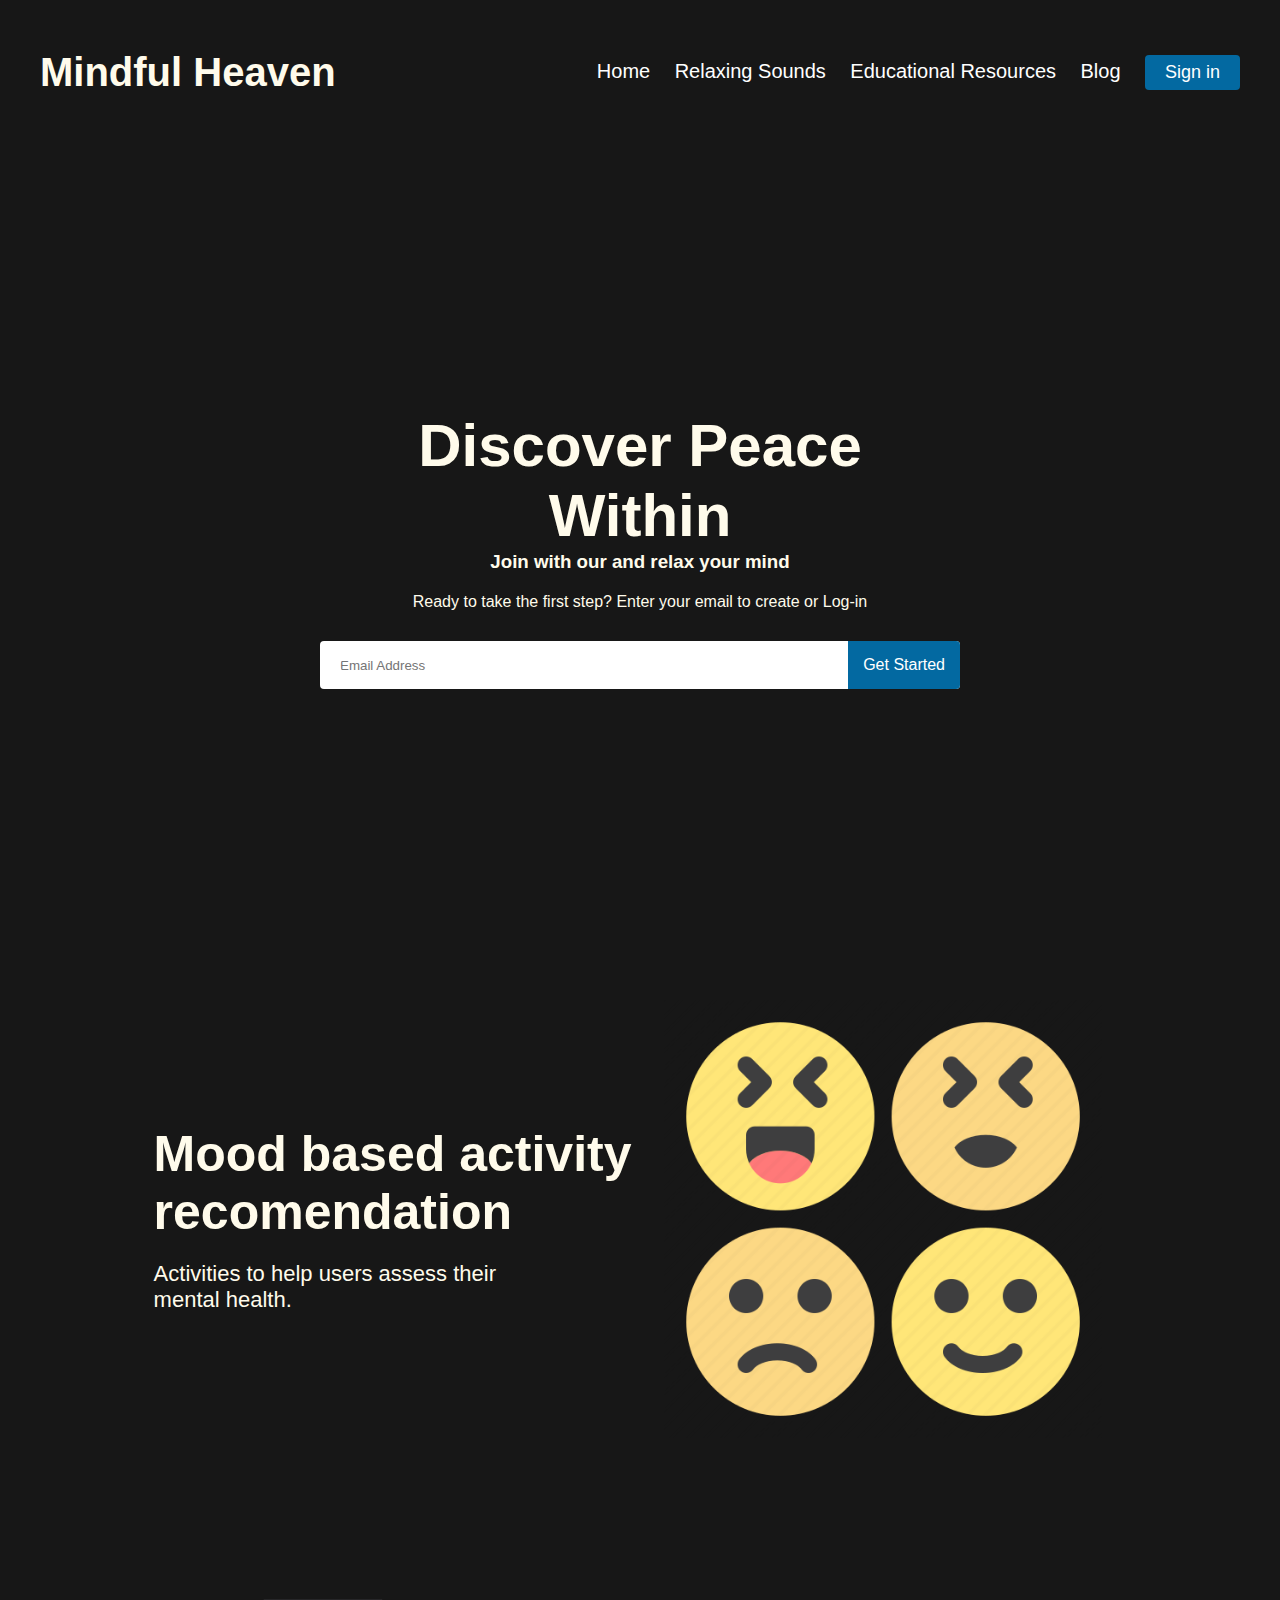
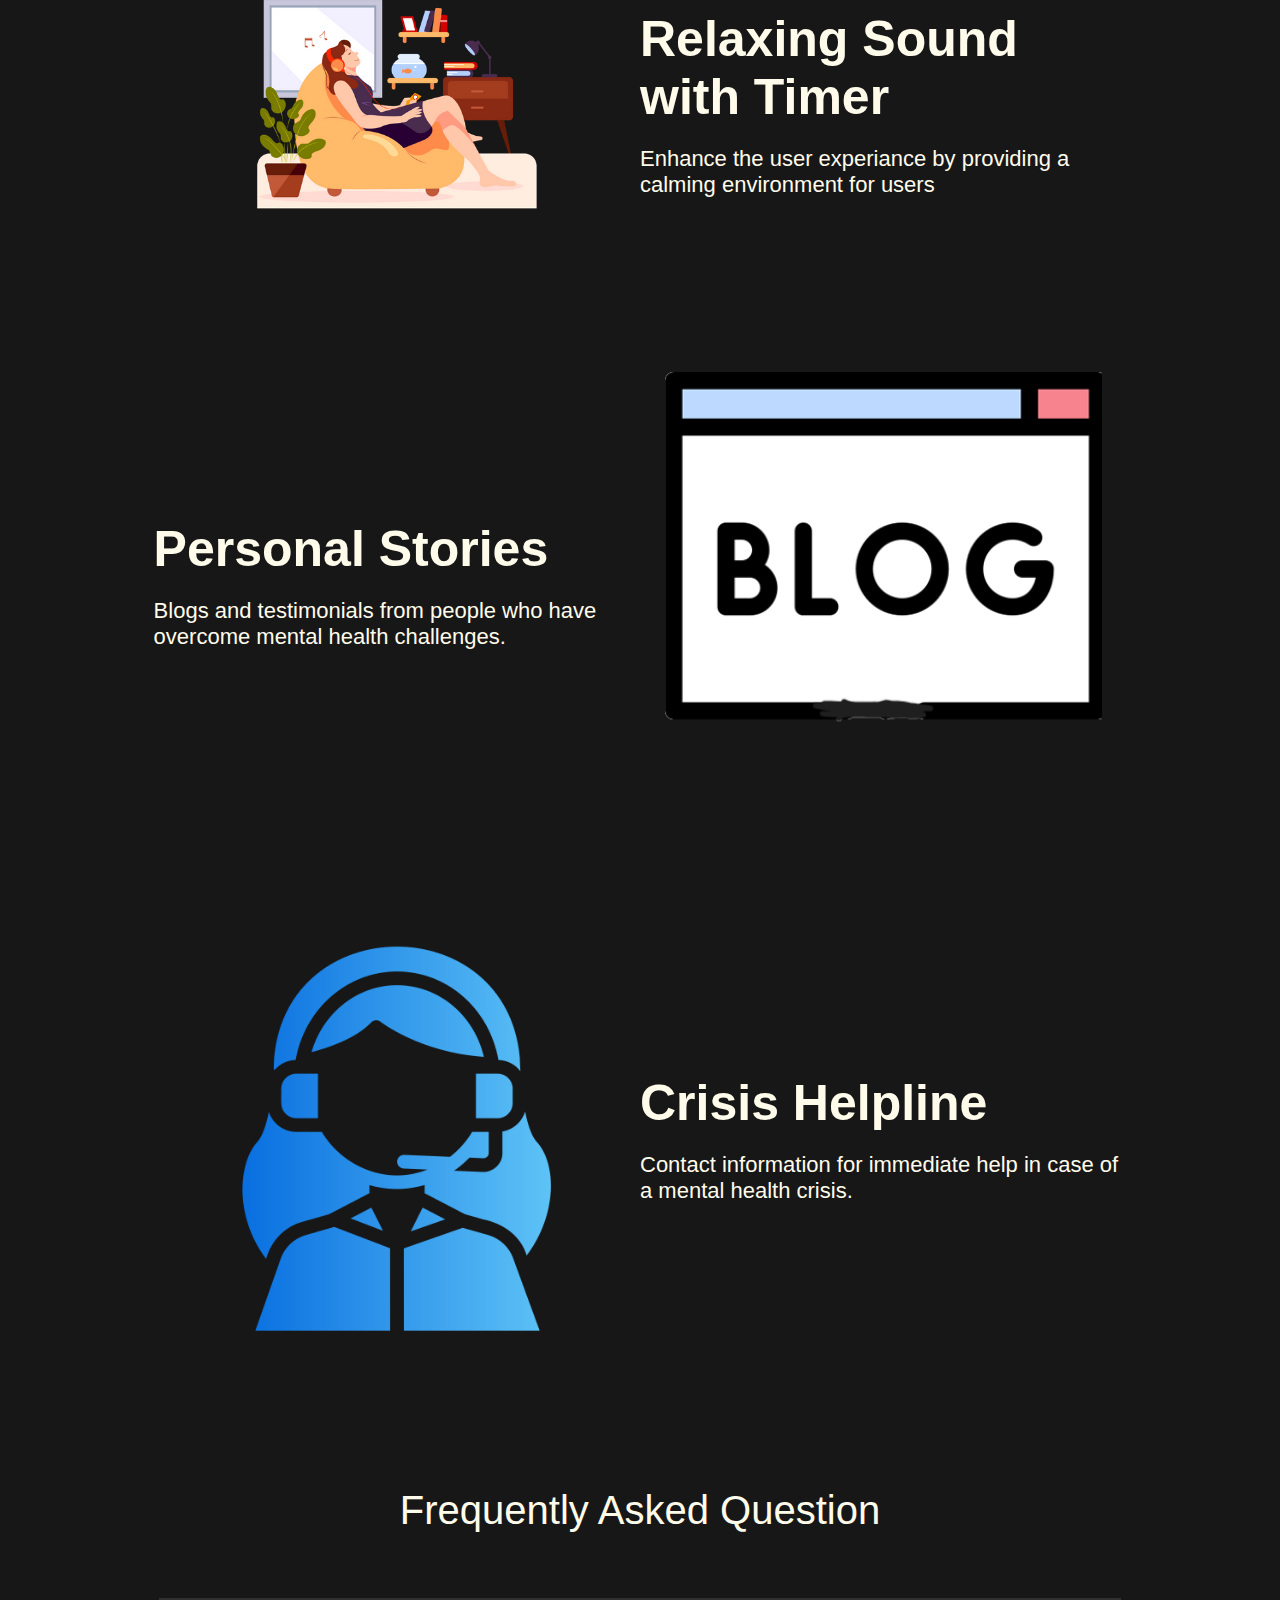
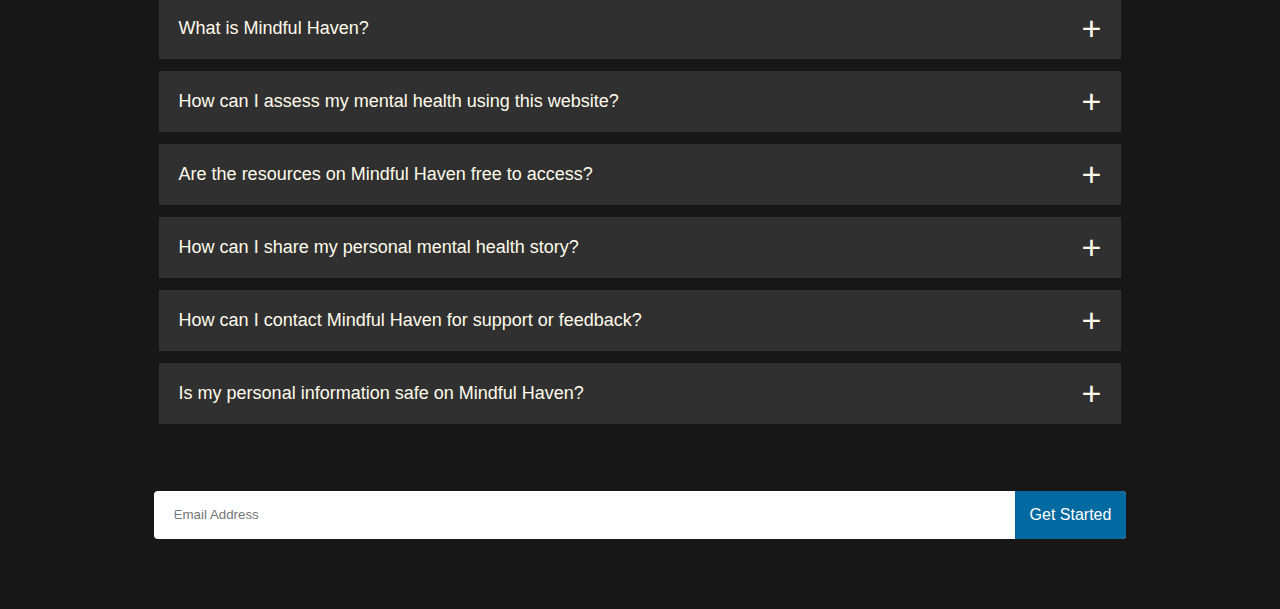
<file: Mindful Heaven/Netflix clone/index.html>
<!DOCTYPE html>
<html lang="en">
<head>
    <meta charset="UTF-8">
    <meta name="viewport" content="width=device-width, initial-scale=1.0">
    <link rel="stylesheet" href="style.css" class="">
    <link rel="stylesheet" href="blog.html">
    <link rel="stylesheet" href="Sliding-Sign-In-Sign-Up-Form-master/index.html">
    <title>Mindful Haven</title>
    <link rel="icon" type="image/x-icon" href="images/icons8-health-30.png">
    
</head>
<body>
    <div class="header">
        <nav>
            <!-- <img src="images/logo.png" alt="" style="width: 300px;"> -->
           <h5 style="color:rgb(255 251 235); font-size: 40px;">Mindful Heaven</h5>
            <div>
                <a href="index.html" class="navpro">Home</a>
                <a href="#" class="navpro">Relaxing Sounds</a>
                <a href="edu.html" class="navpro">Educational Resources</a>
                <a href="blog.html" class="navpro">Blog</a>
                <button><a href="Sliding-Sign-In-Sign-Up-Form-master/index.html">Sign in</a></button>
            </div>
        </nav>
        <div class="header-content">
            <h1>Discover Peace Within</h1>
            <h3>Join with our and relax your mind</h3>
            <p>Ready to take the first step? Enter your email to create or Log-in</p>
            <form action="" class="email-signup">
                <input type="email" placeholder="Email Address" required>
                <button type="submit">Get Started</button>
            </form>
        </div>
    </div>
    <div class="feactures">


        <div class="row">
            <div class="text-col">
                <h2>Mood based activity recomendation </h2>
                <p>Activities to help users assess their mental health.</p>
            </div>
            <div class="img-col">
                <img src="images/feature-1.png" alt="">
            </div>
        </div>



        <div class="row">
            <div class="img-col">
                <img src="images/feature-2.png" alt="">
            </div>
            <div class="text-col">
                <h2>Relaxing Sound with Timer</h2>
                <p>Enhance the user experiance by providing a calming environment for users  </p>
            </div>
            
        </div>



        <div class="row">
            <div class="text-col">
                <h2>Personal Stories</h2>
                <p>Blogs and testimonials from people who have overcome mental health challenges.</p>
            </div>
            <div class="img-col">
                <img src="images/feature-3.png" alt="">
            </div>
        </div>



        <div class="row">
            <div class="img-col">
                <img src="images/feature-4.png" alt="">
            </div>
            <div class="text-col">
                <h2>Crisis Helpline</h2>
                <p>Contact information for immediate help in case of a mental health crisis.</p>
            </div>
            
        </div>
    </div>
    <div class="faq">
        <h2>Frequently Asked Question</h2>
        <ul class="accordion">
            <li>
                <input type="radio" name="accordion" id="first">
                <label for="first" class="">What is Mindful Haven?</label>
                <div class="content">
                    <p>Mindful Haven is an online platform dedicated to providing comprehensive mental health support. We offer educational resources, self-assessment tools, crisis helplines, appointment booking with mental health professionals, notifications for reminders, and personal stories from individuals who have overcome mental health challenges.</p>
                </div>
            </li>

            <li>
                <input type="radio" name="accordion" id="second">
                <label for="second" class="">How can I assess my mental health using this website?</label>
                <div class="content">
                    <p>You can use our self-assessment tools, which include interactive quizzes and surveys designed to help you evaluate your mental health status. These tools are easy to use and provide immediate feedback.</p>
                </div>
            </li>

            <li>
                <input type="radio" name="accordion" id="third">
                <label for="third" class="">Are the resources on Mindful Haven free to access?</label>
                <div class="content">
                    <p>Yes, all the educational resources, including articles, videos, and infographics, are free to access. Our goal is to make mental health information readily available to everyone.</p>
                </div>
            </li>

            <li>
                <input type="radio" name="accordion" id="forth">
                <label for="forth" class="">How can I share my personal mental health story?</label>
                <div class="content">
                    <p>We encourage individuals to share their personal mental health stories to inspire and support others. You can submit your story through the "Personal Stories" section on our website. Our team will review and publish it.</p>
                </div>
            </li>

            <li>
                <input type="radio" name="accordion" id="fifth">
                <label for="fifth" class="">How can I contact Mindful Haven for support or feedback?</label>
                <div class="content">
                    <p>You can reach out to us through the "Contact Us" page on our website. Alternatively, you can email us at support@mindfulhaven.com. We value your feedback and are here to help with any questions or concerns.</p>
                </div>
            </li>

            <li>
                <input type="radio" name="accordion" id="sixth">
                <label for="sixth" class="">Is my personal information safe on Mindful Haven?</label>
                <div class="content">
                    <p>Yes, we prioritize your privacy and security. All personal information and data shared on Mindful Haven are protected and handled with the utmost confidentiality.</p>
                </div>
            </li>
        </ul>
        <!-- <small>Ready to watch? Enter your email to create or restart your membership.</small> -->
        <form action="" class="email-signup">
            <input type="email" placeholder="Email Address" required>
            <button type="submit">Get Started</button>
        </form>
    </div>

    <!-- <div class="footer">
        <h2>Questions? Call 123-345-567-789</h2>
        <div class="row">
            <div class="col">
                <a href="#">FAQ</a>
                <a href="#">Educational Resources</a>
                <a href="#">Privacy Policy</a>
                <a href="#">Self-Assessment Tools</a>
            </div>
            <div class="col">
                <a href="#">Help Center</a>
                <a href="#">Careers</a>
                <a href="#">Cookie Preferences</a>
                <a href="#">Legal Notices</a>
            </div>
            <div class="col">
                <a href="#">Your Account</a>
                <a href="#">How It Works</a>
                <a href="#">Our Mission</a>
                <a href="#">Success Stories</a>
            </div>
            <div class="col">
                <a href="#">Crisis Helplines</a>
                <a href="#">Terms of Use</a>
                <a href="#">Contact Us</a>
            </div>
        </div>
        <button class="language-btn">English <img src="images/down-icon.png" alt="">
    </div>
        <p class="copyright-txt">Mindful India</p>    -->
</body>
</html>
</file>
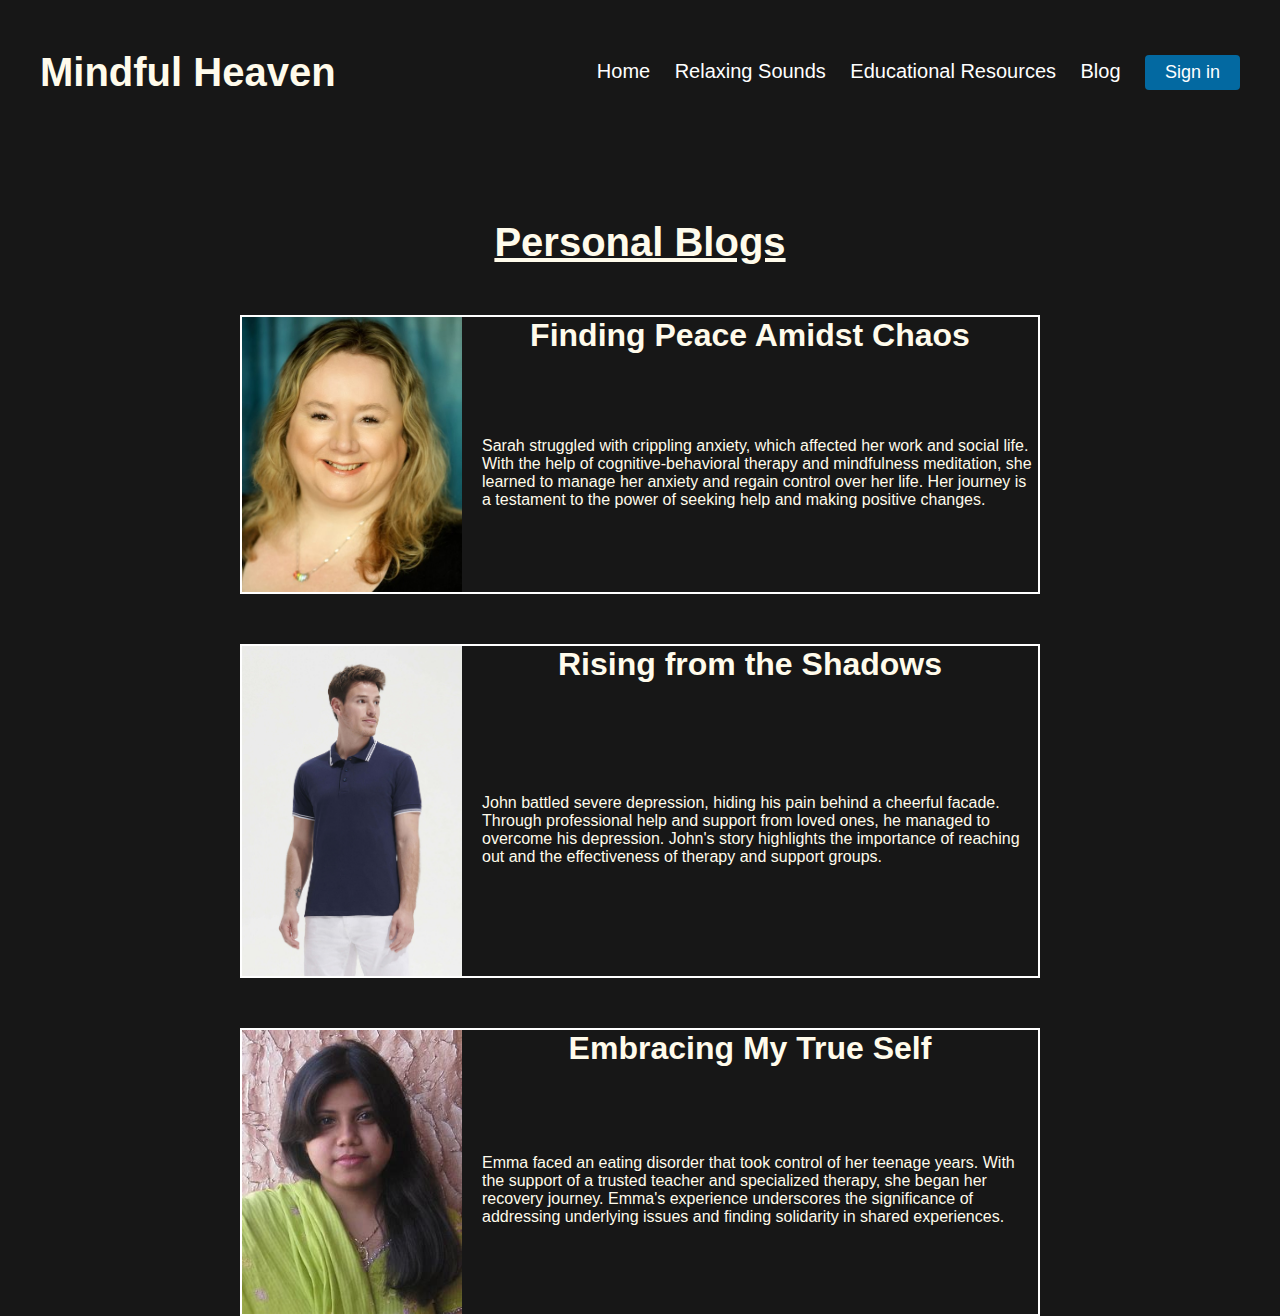
<file: Mindful Heaven/Netflix clone/blog.html>
<!DOCTYPE html>
<html lang="en">
<head>
    <meta charset="UTF-8">
    <meta name="viewport" content="width=device-width, initial-scale=1.0">
    <link rel="stylesheet" href="style.css" class="">
    <link rel="stylesheet" href="blogcss.css">
   
    <title>Mindful Haven</title>
    <link rel="icon" type="image/x-icon" href="images/icons8-health-30.png">
    
</head>
<body>
    <div class="header">
        <nav>
            <!-- <img src="images/logo.png" alt="" style="width: 300px;"> -->
           <h5 style="color:rgb(255 251 235); font-size: 40px;">Mindful Heaven</h5>
            <div>
                <a href="index.html" class="navpro">Home</a>
                <a href="#" class="navpro">Relaxing Sounds</a>
                <a href="edu.html" class="navpro">Educational Resources</a>

                <a href="blog.html" class="navpro">Blog</a>
                <button>Sign in</button>
            </div>
        </nav>
    </div>
    <h3 style="font-size: 40px; justify-content: center; display: flex; text-decoration:underline; margin-top: 20px;">Personal Blogs</h3>


    
    <div class="popup" id="popup-1">
        <div class="overlay"></div>
        <div class="content">
            <div class="close-btn">&times;</div>
            <h1>Finding Peace Amidst Chaos</h1>
             <h4></h4>
            <p> Sarah struggled with crippling anxiety that affected every aspect of her life. She found it difficult to focus at work, avoided social gatherings, and often felt overwhelmed by everyday tasks. Determined to take control of her life, Sarah sought help from a therapist who introduced her to cognitive-behavioral therapy (CBT). Through CBT, Sarah learned to identify and challenge her negative thought patterns, gradually replacing them with more positive and realistic ones. She also started practicing mindfulness meditation, which helped her stay present and calm. Over time, Sarah's anxiety lessened, and she began to enjoy life again. Today, she shares her journey to inspire others, reminding them that seeking help is a sign of strength, not weakness</p>
        </div>
    </div>


    <div class="popup" id="popup-2">
        <div class="overlay"></div>
        <div class="content">
            <div class="close-btn">&times;</div>
            <h1>Rising from the Shadows</h1>
             <h4></h4>
            <p>John had always been known as the life of the party, but behind his cheerful facade, he was battling severe depression. The weight of his feelings made it difficult for him to get out of bed in the morning, and he felt hopeless about the future. After a particularly tough week, John reached out to a close friend who encouraged him to see a psychiatrist. With professional help, John was diagnosed with major depressive disorder and started a treatment plan that included medication and therapy. He also joined a support group where he met others who understood his struggles. Through consistent treatment and the support of his loved ones, John began to see improvements. He now uses his experience to advocate for mental health awareness and encourages others to seek help when they need it.</p>
    
        </div>
    </div>


    <div class="popup" id="popup-3">
        <div class="overlay"></div>
        <div class="content">
            <div class="close-btn">&times;</div>
            <h1>Embracing My True Self</h1>
             <h4></h4>
            <p>Emma's battle with an eating disorder began in her teenage years. Struggling with body image issues and societal pressure, she developed unhealthy eating habits that soon spiraled out of control. Emma felt isolated and ashamed, believing that she was alone in her struggle. It wasn't until she confided in a trusted teacher that she began her journey to recovery. With the teacher's help, Emma connected with a specialized therapist who helped her address the underlying issues contributing to her disorder. She also participated in group therapy, where she found comfort and solidarity in sharing her story with others facing similar challenges. Through hard work and dedication, Emma gradually learned to embrace her true self and develop a healthier relationship with food. She now speaks openly about her journey, hoping to break the stigma surrounding eating disorders and offer hope to those still struggling.</p>    
        </div>
    </div>
    
    <div class="centerses">
        <div class="info" style="display: flex; justify-content: center; flex-wrap: wrap;">
            <div class="container" style="border: 2px solid white; display: flex; margin-top: 50px; width: 800px; justify-content: center;">
                <img src="images/Emma9462_.jpg" alt="" style="display: flex; width: 220px;">
                <div style="display: flex; flex-wrap: wrap; justify-content: center;">
                    <h1 onclick="togglePopup('popup-1')">Finding Peace Amidst Chaos</h1>
                    <p style="display: flex; margin-left: 20px;">Sarah struggled with crippling anxiety, which affected her work and social life. With the help of cognitive-behavioral therapy and mindfulness meditation, she learned to manage her anxiety and regain control over her life. Her journey is a testament to the power of seeking help and making positive changes.</p>
                </div>
            </div>
        </div>
    
        <div class="info" style="display: flex; justify-content: center; flex-wrap: wrap;">
            <div class="container" style="border: 2px solid white; display: flex; margin-top: 50px; width: 800px; justify-content: center;">
                <img src="images/john.jpeg" alt="" style="display: flex; width: 220px;">
                <div style="display: flex; flex-wrap: wrap; justify-content: center;">
                    <h1 onclick="togglePopup('popup-2')">Rising from the Shadows</h1>
                    <p style="display: flex; margin-left: 20px;">John battled severe depression, hiding his pain behind a cheerful facade. Through professional help and support from loved ones, he managed to overcome his depression. John's story highlights the importance of reaching out and the effectiveness of therapy and support groups.</p>
                </div>
            </div>
        </div>

        <div class="centerses">
            <div class="info" style="display: flex; justify-content: center; flex-wrap: wrap;">
                <div class="container" style="border: 2px solid white; display: flex; margin-top: 50px; width: 800px; justify-content: center;">
                    <img src="images/pic11.jpeg" alt="" style="display: flex; width: 220px;">
                    <div style="display: flex; flex-wrap: wrap; justify-content: center;">
                        <h1 onclick="togglePopup('popup-3')">Embracing My True Self</h1>
                        <p style="display: flex; margin-left: 20px;">Emma faced an eating disorder that took control of her teenage years. With the support of a trusted teacher and specialized therapy, she began her recovery journey. Emma's experience underscores the significance of addressing underlying issues and finding solidarity in shared experiences.</p>
                    </div>
                </div>
            </div>
    </div>
    
    <div id="popup-1" class="popup">
        <div class="overlay" onclick="togglePopup('popup-1')"></div>
        <div class="content">
            <div class="close-btn" onclick="togglePopup('popup-1')">&times;</div>
            <h2>Finding Peace Amidst Chaos</h2>
            <p>Details about Sarah's journey...</p>
        </div>
    </div>
    
    <div id="popup-2" class="popup">
        <div class="overlay" onclick="togglePopup('popup-2')"></div>
        <div class="content">
            <div class="close-btn" onclick="togglePopup('popup-2')">&times;</div>
            <h2>Rising from the Shadows</h2>
            <p>Details about John's journey...</p>
        </div>
    </div>
    

    <script src="script.js"></script>
</body>
</html>
</file>
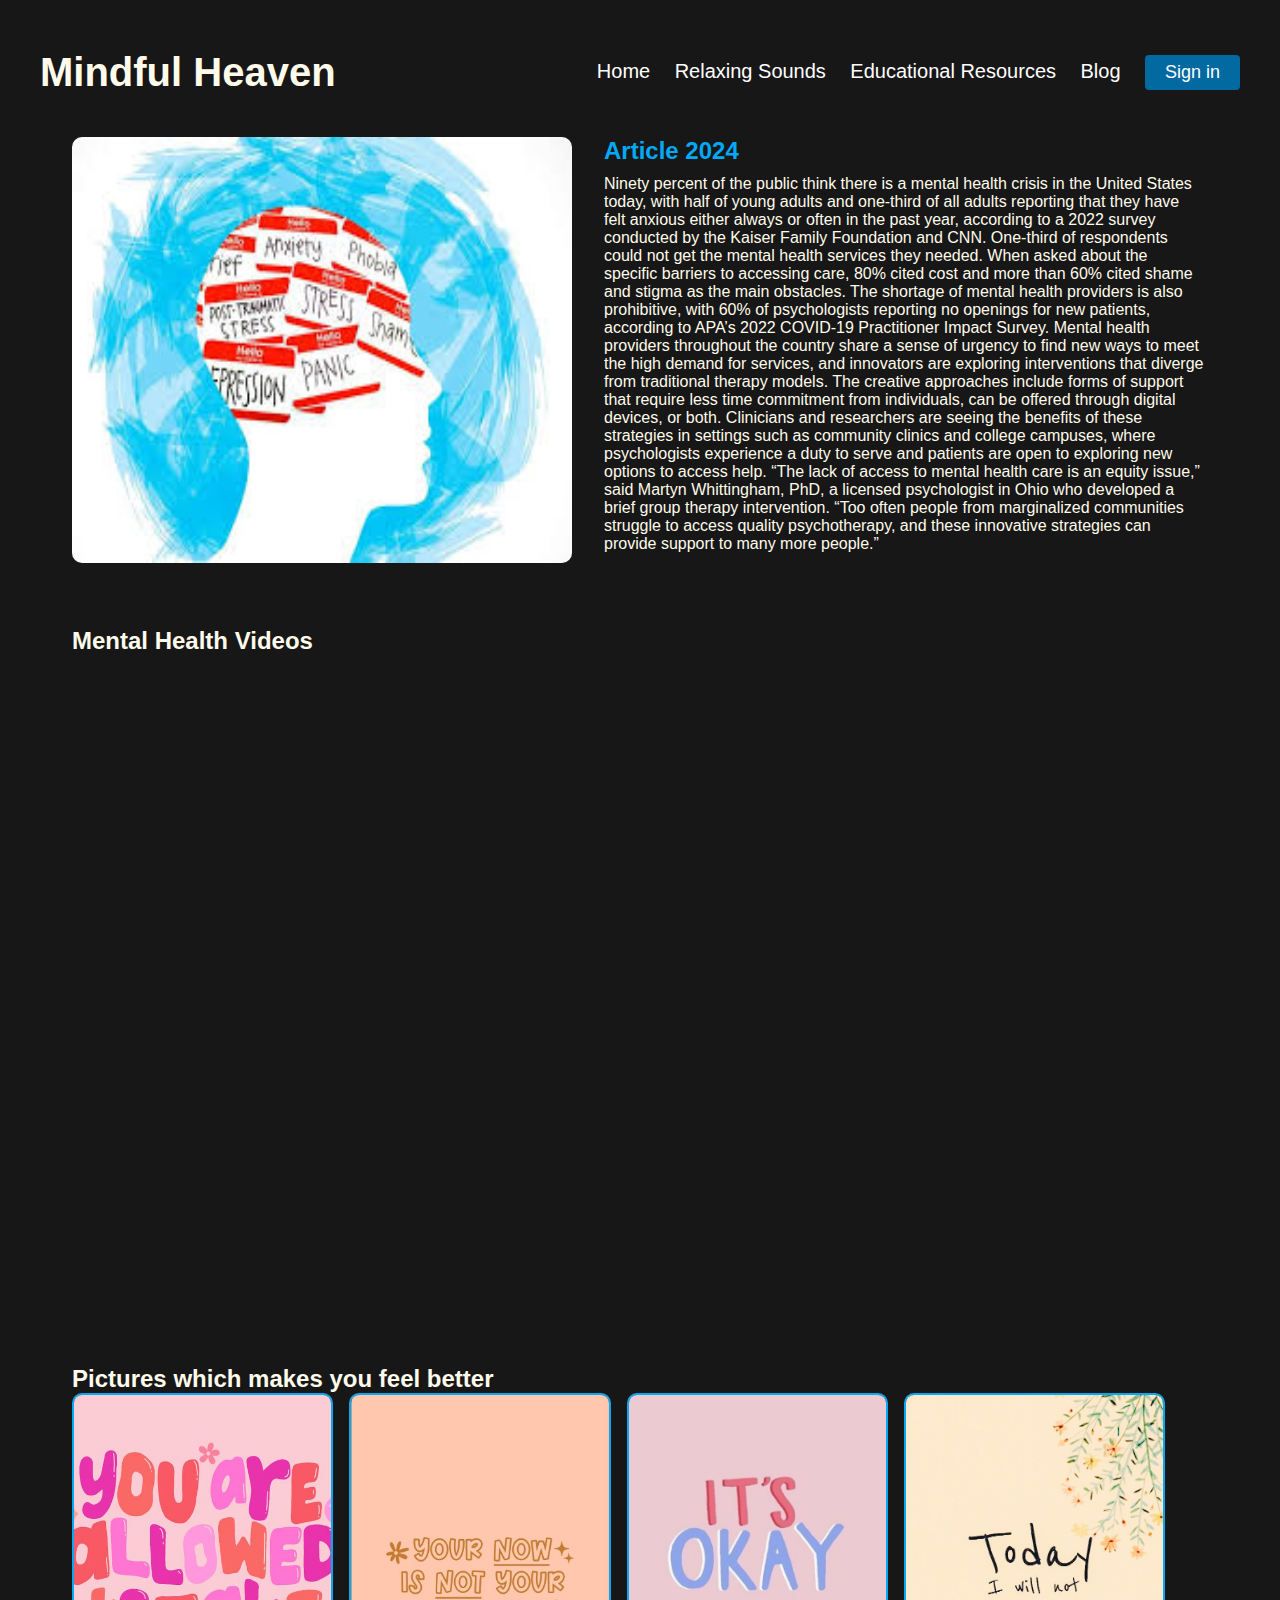
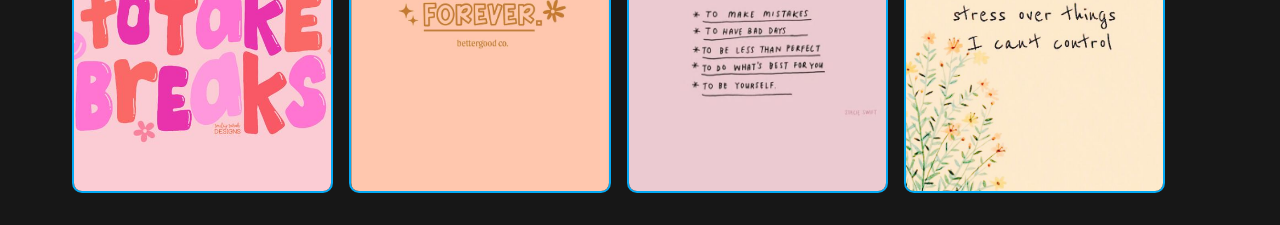
<file: Mindful Heaven/Netflix clone/edu.html>
<!DOCTYPE html>
<html lang="en">
<head>
    <meta charset="UTF-8">
    <meta name="viewport" content="width=device-width, initial-scale=1.0">
    <link rel="stylesheet" href="style.css" class="">
    <link rel="stylesheet" href="blog.html">
    <title>Mindful Haven</title>
    <link rel="icon" type="image/x-icon" href="images/icons8-health-30.png">
    
</head>
<body>
    <div class="header">
        <nav>
            <!-- <img src="images/logo.png" alt="" style="width: 300px;"> -->
           <h5 style="color:rgb(255 251 235); font-size: 40px;">Mindful Heaven</h5>
            <div>
                <a href="index.html" class="navpro">Home</a>
                <a href="#" class="navpro">Relaxing Sounds</a>
                <a href="edu.html" class="navpro">Educational Resources</a>
                <a href="blog.html" class="navpro">Blog</a>
                <button><a href="sign-in">Sign in</a></button>
            </div>
        </nav>

        <section id="home" class="info-section">
            <img src="images/WhatsApp Image 2024-07-23 at 00.08.36_131ca245.jpg" alt="Neha Shetty" class="profile-pic">
            <div class="info-text">
                <h2>Article 2024</h2>
                <p style="padding:10px 0 ;">Ninety percent of the public think there is a mental health crisis in the United States today, with half of young adults and one-third of all adults reporting that they have felt anxious either always or often in the past year, according to a 2022 survey conducted by the Kaiser Family Foundation and CNN. One-third of respondents could not get the mental health services they needed. When asked about the specific barriers to accessing care, 80% cited cost and more than 60% cited shame and stigma as the main obstacles. The shortage of mental health providers is also prohibitive, with 60% of psychologists reporting no openings for new patients, according to APA’s 2022 COVID-19 Practitioner Impact Survey.

                    Mental health providers throughout the country share a sense of urgency to find new ways to meet the high demand for services, and innovators are exploring interventions that diverge from traditional therapy models. The creative approaches include forms of support that require less time commitment from individuals, can be offered through digital devices, or both. Clinicians and researchers are seeing the benefits of these strategies in settings such as community clinics and college campuses, where psychologists experience a duty to serve and patients are open to exploring new options to access help.
                    
                    “The lack of access to mental health care is an equity issue,” said Martyn Whittingham, PhD, a licensed psychologist in Ohio who developed a brief group therapy intervention. “Too often people from marginalized communities struggle to access quality psychotherapy, and these innovative strategies can provide support to many more people.”
                    </p>
                
            </div>
        </section>
        
        <section id="videos">
            <h2>Mental Health Videos</h2>
            <div class="video-container">
                <iframe width="560" height="315" src="https://www.youtube.com/embed/DxIDKZHW3-E?si=Dve76D1xV9-uttg_" title="YouTube video player" frameborder="0" allow="accelerometer; autoplay; clipboard-write; encrypted-media; gyroscope; picture-in-picture; web-share" referrerpolicy="strict-origin-when-cross-origin" allowfullscreen></iframe>

               <iframe width="560" height="315" src="https://www.youtube.com/embed/rkZl2gsLUp4?si=x39jf9mYp2BoMFmc" title="YouTube video player" frameborder="0" allow="accelerometer; autoplay; clipboard-write; encrypted-media; gyroscope; picture-in-picture; web-share" referrerpolicy="strict-origin-when-cross-origin" allowfullscreen></iframe>


                <iframe width="560" height="315" src="https://www.youtube.com/embed/G0XUimJbz44?si=iudlqc-f9zm5oIHU" title="YouTube video player" frameborder="0" allow="accelerometer; autoplay; clipboard-write; encrypted-media; gyroscope; picture-in-picture; web-share" referrerpolicy="strict-origin-when-cross-origin" allowfullscreen></iframe>

                <iframe width="560" height="315" src="https://www.youtube.com/embed/IaSpas9hWNQ?si=w9vsdnVdGXp8GOYJ" title="YouTube video player" frameborder="0" allow="accelerometer; autoplay; clipboard-write; encrypted-media; gyroscope; picture-in-picture; web-share" referrerpolicy="strict-origin-when-cross-origin" allowfullscreen></iframe>
            </div>
        </section>
        
        <section id="gallery">
            <h2>Pictures which makes you feel better</h2>
            <div class="gallery">
                <img src="images/WhatsApp2.jpg" alt="Image 1">
                <img src="images/WhatsApp3.jpg" alt="Image 2">
                <img src="images/WhatsApp4.jpg" alt="Image 3">
                <img src="images/WhatsApp5.jpg" alt="Image 4">
            </div>
        </section>


    </div>
</body>
</html>
</file>
<file: Mindful Heaven/Netflix clone/style.css>
*{
    padding: 0;
    margin: 0;
    box-sizing: border-box;
    font-family:'Poppins',sans-serif;
}


body{
    background: #000;
    color:rgb(255 251 235) ;
    background-color:  rgb(23 23 23);
}

.navpro{
    text-decoration: none;
    color: #fff;
    font-size: 20px;
    margin: 10px;
}
.header{
    width: 100%;
    height: 100vh;
    /* background-image: url(images/header-image1.png); */
    background-size: cover;
    background-position: center;
    padding: 40px;
    position: relative;
}

nav{
    display: flex;
    align-items: center;
    justify-content: space-between;
    padding: 10px 0;
    width: 100%;
}

nav a{
    text-decoration: none;
    color: #fff;
}
.logo{
    width: 150px;
    cursor: pointer;
}

nav button{
    border:0;
    outline: 0;
    background:rgb(3 105 161);
    color: #fff;
    padding: 7px 20px;
    font-size: 18px;
    border-radius: 4px;
    margin-left: 10px;
    cursor: pointer;
}

.language-btn{
    display: inline-flex;
    align-items: center;
    background: transparent;
    border: 1px solid #fff;
    padding: 7px 10px;
}

.language-btn img{
    width: 10px;
    margin-left: 10px;
}

.header-content{
    position: absolute;
    top:50%;
    left: 50%;
    transform: translate(-50%,-50%);
    text-align: center;
    margin-top: 100px;
}

.header-content h1{
    font-size: 60px;
    line-height: 70px;
    font-weight: 100px;
    max-width: 650px;
}


.header-content h3{
    font-weight: 400px;
    margin-bottom: 20px;
}

.email-signup{
    background: #fff;
    border-radius: 4px;
    display: flex;
    align-items: center;
    margin-top: 30px;
    overflow: hidden;

}

.email-signup input{
    flex: 1;
    border:0;
    outline:0;
    margin-left: 20px;
    border-radius: 10px;
}

.email-signup button{
    background:rgb(3 105 161);
    border:0;
    outline:0;
    color: #fff;
    font-size: 16px;
    cursor: pointer;
    padding: 15px;
}

/* ----------------feactures---------------- */

.feactures{
    padding: 50px 12%;
    font-size: 22px;
}
.row{
    display: flex;
    width: 100%;
    align-items: center;
    flex-wrap: wrap;
    padding: 50px 0;
}

.text-col{
    flex-basis: 50%;
    margin-bottom: 20px;

}

.img-col{
    flex-basis: 50%;
    margin-bottom: 20px;
}

.img-col img{
    display: block;
    width: 90%;
    margin: auto;
}

.feactures h2{
    font-size: 50px;
    font-weight: 600;
    margin-bottom: 20px;
}

.faq{
    padding:10px 12%;
text-align: center;
font-size: 18px;

}

.faq h2{
    font-weight: 500;
    font-size: 40px;
}

.accordion{
    margin: 60px auto;
    width: 100%;
    max-width: 750x;
}

.accordion li{
    list-style: none;
    width:100%;
    padding: 5px;
}

.accordion li label{
    display: flex;
    align-items: center;
    padding: 20px;
    font-size: 18px;
    font-weight: 500;
    background: #303030;
    margin-bottom: 2px;
    cursor: pointer;
    position: relative;
}

label::after{
    content: '+';
    font-size: 34px;
    position: absolute;
    right: 20px;
    transition: transform 0.5s;
}

input[type="radio"]{
    display: none;
}

.accordion .content{
    background: #303030;
    text-align: left;
    padding: 0 20px;
    max-height: 0;
    overflow: hidden;
    transition: max-height 0.5s,padding 0.5s;
}

.accordion input[type="radio"]:checked+label+.content{
    max-height: 600px;
    padding: 30px 20px;
}

.accordion input[type="radio"]:checked+label::after{
    transform: rotate(135deg);
}

.faq .email-signup{
    max-width: 600x;
    margin: 20px auto 60px;
}

.faq small{
    font-size: 13px;
}

/* ------------footer----------- */

.footer{
    padding: 50px 15% 10px;
    border-top: 6px solid #333;
    color: #777;
}

.footer h2{
    font-size: 18px;
    font-weight: 400;
    margin-bottom: 30px;
}
.footer .col{
    flex-basis: 25%;
    flex-grow: 1;
    margin-bottom:20px ;
}

.footer .col a{
    display: block;
    text-decoration: none;
    color: #777;
    font-size: 14px;
    margin-bottom: 10px;
}

.footer .row{
    align-items: flex-start;
    padding: 10px 0;
}

.footer .language-btn{
    color: #fff;
    padding: 10px 20px;
    border-radius:3px;
    cursor:grab;
}

.copyright-txt{
    font-size: 14px;
    margin-top:20px;
    margin-bottom: 10px;
    margin-left: 15%;
}


/* -----------media-queries-for-small-screen------------ */
@media only screen and (max-width:600px){
    .logo{
        width: 100px;
    }
    nav button{
    padding:5px 10px;
    }
    nav .language-btn{
        padding: 4px 8px;
    }
    .header-content{
        position: unset;
        transform: none;
        padding-top: 150px;
    }
    .header-content h1{
        font-size: 30px;
    }
    .email-signup button{
        font-size: 12px;
        padding: 10x 15px;
    }
    .text-col, .img-col{
        flex-basis: 100%;
    }
    .feactures h2{
        font-size: 30px;

    }
    .feactures p{
        font-size: 15px;
    }
    .row:nth-child(2), .row:nth-child(4){
        flex-direction: column-reverse;
    }
    .feactures .row{
        padding: 10px 0;
    }
    .faq h2{
        font-size: 20px;
    }
    .accordion .content{
        font-size: 14px;
    }
    .accordion li label{
        padding: 10px;
        font-size: 14px;
    }
    label::after{
        font-size: 22px;
    }
}



.language-select {
    border: none;
    background: transparent;
    font-size: 16px;
    cursor: pointer;
}



/* edu */

header {
    background-color: #03a9f4;
    color: white;
    padding: 1rem;
    text-align: center;
}

nav ul {
    list-style-type: none;
    padding: 0;
}

nav ul li {
    display: inline;
    margin: 0 1rem;
}

nav ul li a {
    color: white;
    text-decoration: none;
}

.info-section {
    display: flex;
    padding: 2rem;
}

.profile-pic {
    width: 300px;
    height: auto;
    margin-right: 2rem;
    border-radius: 10px;
}

.info-text {
    max-width: 600px;
}

.info-text h2, .info-text h3 {
    color: #03a9f4;
}

section {
    padding: 2rem;
    flex: 1;
}

.video-container {
    display: flex;
    flex-wrap: wrap;
    gap: 1rem;
}

.video-container video {
    width: 48%;
    max-width: 560px;
    height: auto;
    border: 2px solid #03a9f4;
    border-radius: 10px;
}

.gallery {
    display: flex;
    flex-wrap: wrap;
    gap: 1rem;
}

.gallery img {
    width: 23%;
    height: 400px; /* Adjusted height for the images */
    object-fit: cover;
    border: 2px solid #03a9f4;
    border-radius: 10px;
    
}

#home img{
    width: 500px;
}
</file>
<file: Mindful Heaven/Netflix clone/blogcss.css>
*{
    padding: 0;
    margin: 0;
    box-sizing: border-box;
}
body{
    background: #000;
    color:rgb(255 251 235) ;
    background-color:  rgb(23 23 23);
}
.navpro{
    text-decoration: none;
    color: #fff;
    font-size: 20px;
    margin: 10px;
}
.header{
    width: 100%;
    height: 200px;
    /* background-image: url(images/header-image1.png); */
    background-size: cover;
    background-position: center;
    padding: 40px;
    position: relative;
}

nav{
    display: flex;
    align-items: center;
    justify-content: space-between;
    padding: 10px 0;
    width: 100%;
}

nav button{
    border:0;
    outline: 0;
    background:rgb(3 105 161);
    color: #fff;
    padding: 7px 20px;
    font-size: 18px;
    border-radius: 4px;
    margin-left: 10px;
    cursor: pointer;
}
.header-content{
    position: absolute;
    top:50%;
    left: 50%;
    transform: translate(-50%,-50%);
    text-align: center;
    margin-top: 100px;
}

.header-content h1{
    font-size: 60px;
    line-height: 70px;
    font-weight: 100px;
    max-width: 650px;
}


.header-content h3{
    font-weight: 400px;
    margin-bottom: 20px;
}

.email-signup{
    background: #fff;
    border-radius: 4px;
    display: flex;
    align-items: center;
    margin-top: 30px;
    overflow: hidden;

}

.email-signup input{
    flex: 1;
    border:0;
    outline:0;
    margin-left: 20px;
    border-radius: 10px;
}

.email-signup button{
    background:rgb(3 105 161);
    border:0;
    outline:0;
    color: #fff;
    font-size: 16px;
    cursor: pointer;
    padding: 15px;
}

/* popup */
.popup .overlay {
    position: fixed;
    top: 0px;
    left: 0px;
    width: 100vw;
    height: 100vh;
    z-index: 1;
    display: none;
    background: rgba(0, 0, 0, 0.7);
}

.popup .content {
    position: absolute;
    top: 50%;
    left: 50%;
    transform: translate(-50%, -50%) scale(0);
    background: #fff;
    width: 450px;
    height: 420px;
    z-index: 2;
    color: #000;
    text-align: center;
    padding: 20px;
    box-sizing: border-box;
}

.popup .close-btn {
    cursor: pointer;
    position: absolute;
    right: 20px;
    top: 20px;
    width: 30px;
    height: 30px;
    background: #222;
    color: #fff;
    font-size: 25px;
    font-weight: 600;
    line-height: 3px;
    text-align: center;
    border-radius: 50%;
}

.popup.active .overlay {
    display: block;
}

.popup.active .content {
    transition: all 300ms ease-in-out;
    transform: translate(-50%, -50%) scale(1);
}


header h1{
    font-size: 30px;
    border-radius: 20px;
    margin-left: 50px;
    padding: 5px;
    margin-top: 20px;
   
}
.container{
    display: flex;
    justify-content: center;
}
</file>
